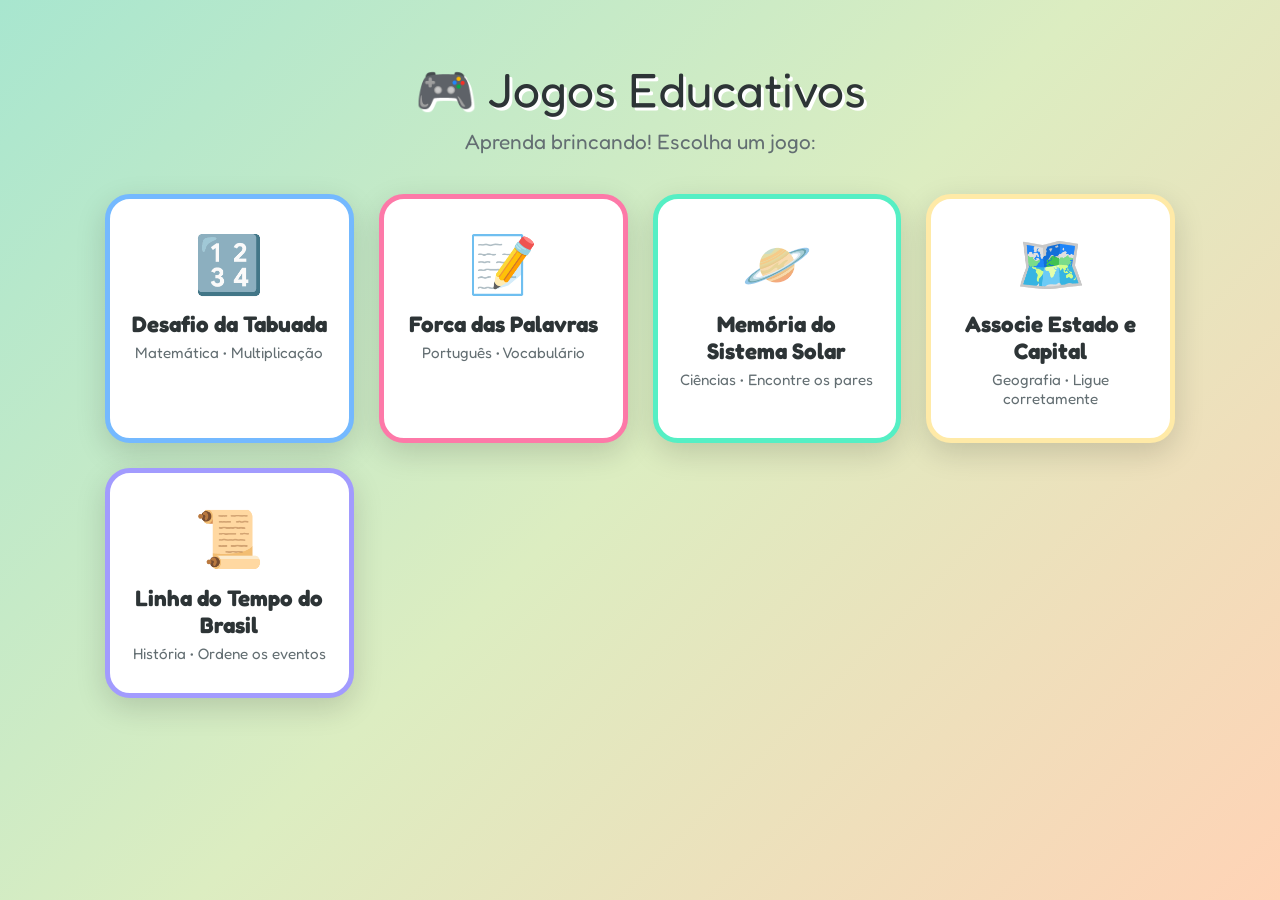
<file: index.html>
<!DOCTYPE html>
<html lang="pt-BR">
<head>
    <meta charset="UTF-8">
    <meta name="viewport" content="width=device-width, initial-scale=1.0">
    <title>Jogos Educativos - Página Inicial</title>
    <link rel="stylesheet" href="styles.css">
</head>
<body>
    <div class="home-page page-container">
        <div class="logo">🎮 Jogos Educativos</div>
        <p class="subtitle">Aprenda brincando! Escolha um jogo:</p>

        <div class="games-grid">
            <a href="matematica.html" class="game-card math">
                <div class="game-icon">🔢</div>
                <div class="game-title">Desafio da Tabuada</div>
                <div class="game-desc">Matemática • Multiplicação</div>
            </a>

            <a href="portugues.html" class="game-card port">
                <div class="game-icon">📝</div>
                <div class="game-title">Forca das Palavras</div>
                <div class="game-desc">Português • Vocabulário</div>
            </a>

            <a href="ciencias.html" class="game-card science">
                <div class="game-icon">🪐</div>
                <div class="game-title">Memória do Sistema Solar</div>
                <div class="game-desc">Ciências • Encontre os pares</div>
            </a>

            <a href="geografia.html" class="game-card geo">
                <div class="game-icon">🗺️</div>
                <div class="game-title">Associe Estado e Capital</div>
                <div class="game-desc">Geografia • Ligue corretamente</div>
            </a>

            <a href="historia.html" class="game-card hist">
                <div class="game-icon">📜</div>
                <div class="game-title">Linha do Tempo do Brasil</div>
                <div class="game-desc">História • Ordene os eventos</div>
            </a>
        </div>
    </div>
</body>
</html>
</file>
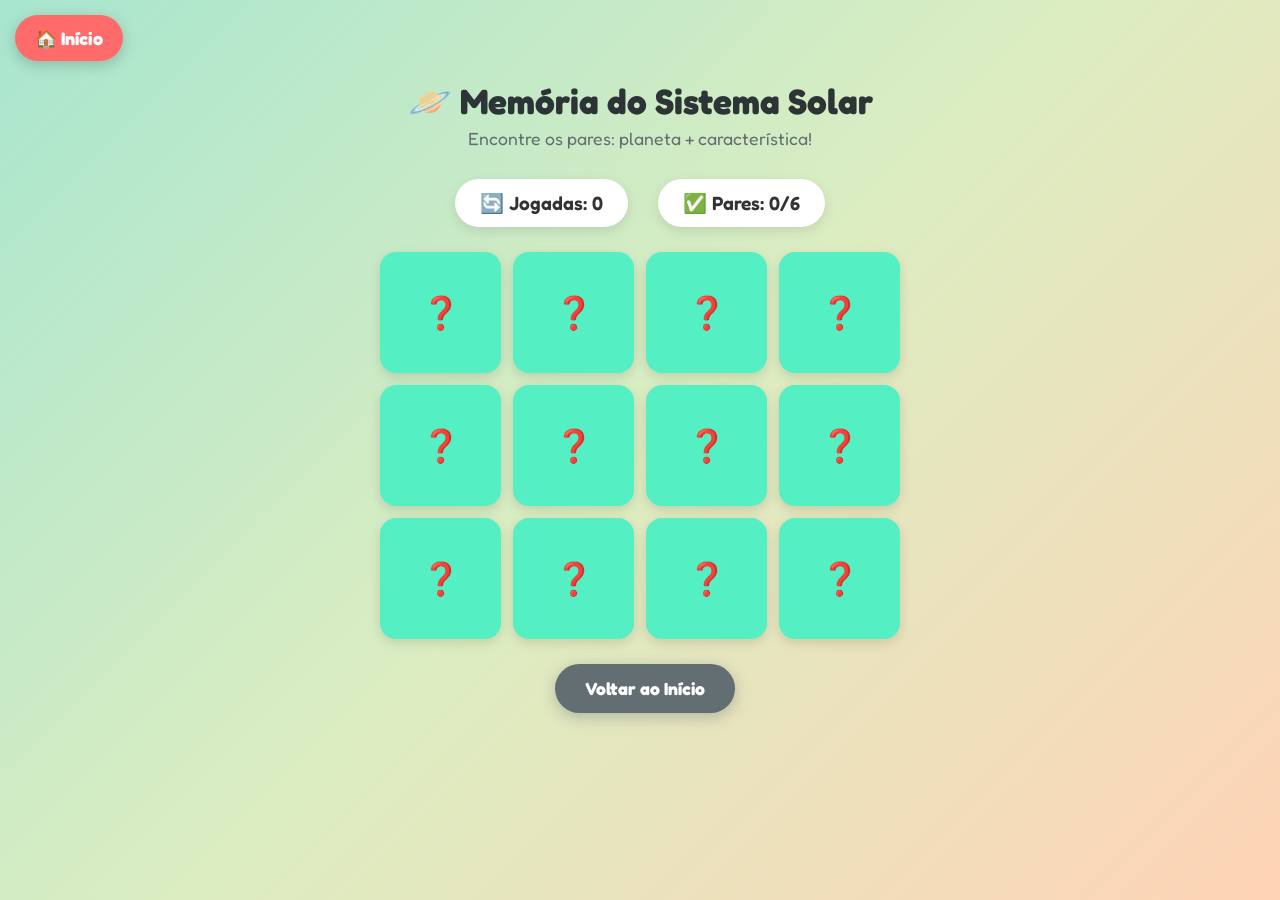
<file: ciencias (1).html>
<!DOCTYPE html>
<html lang="pt-BR">
<head>
    <meta charset="UTF-8">
    <meta name="viewport" content="width=device-width, initial-scale=1.0">
    <title>Memória do Sistema Solar - Ciências</title>
    <link rel="stylesheet" href="styles.css">
</head>
<body>
    <a href="index.html" id="btn-home">🏠 Início</a>

    <div class="page-container">
        <div class="game-header">
            <h1>🪐 Memória do Sistema Solar</h1>
            <p>Encontre os pares: planeta + característica!</p>
        </div>

        <div class="score-board">
            <div class="score-item">🔄 Jogadas: <span id="memory-moves">0</span></div>
            <div class="score-item">✅ Pares: <span id="memory-matched">0</span>/6</div>
        </div>

        <div class="memory-info" id="memory-feedback"></div>

        <div class="memory-board" id="memory-board">
            <!-- Cartas geradas pelo JS -->
        </div>

        <div style="text-align: center; margin-top: 20px;">
            <button class="btn btn-success" id="btn-memory-restart" onclick="startMemoryGame()" style="display:none;">Jogar Novamente</button>
            <a href="index.html" class="btn btn-secondary" style="margin-left: 10px;">Voltar ao Início</a>
        </div>
    </div>

    <script src="script.js"></script>
    <script>
        startMemoryGame();
    </script>
</body>
</html>
</file>
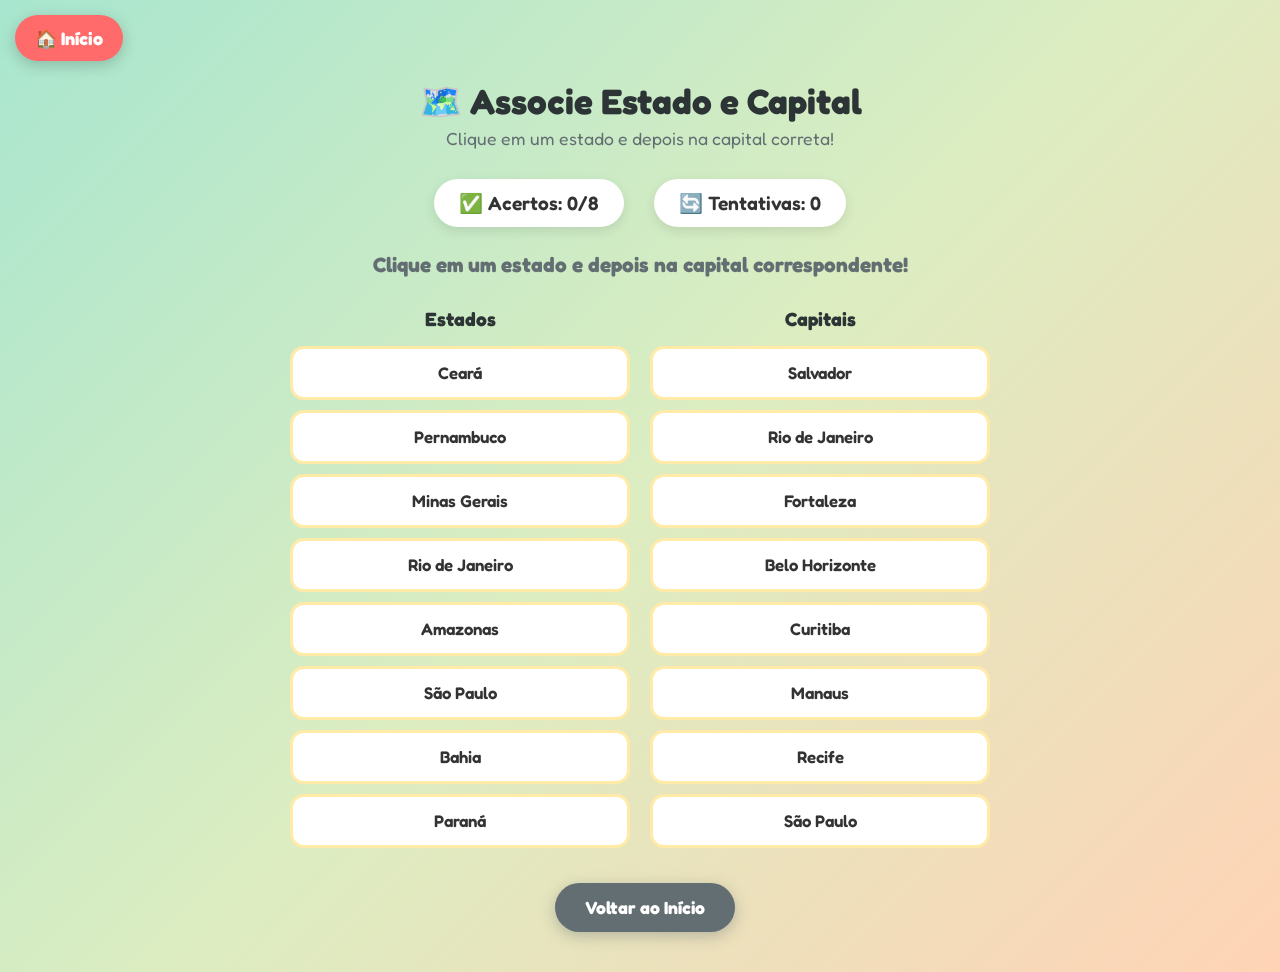
<file: geografia (1).html>
<!DOCTYPE html>
<html lang="pt-BR">
<head>
    <meta charset="UTF-8">
    <meta name="viewport" content="width=device-width, initial-scale=1.0">
    <title>Associe Estado e Capital - Geografia</title>
    <link rel="stylesheet" href="styles.css">
</head>
<body>
    <a href="index.html" id="btn-home">🏠 Início</a>

    <div class="page-container">
        <div class="game-header">
            <h1>🗺️ Associe Estado e Capital</h1>
            <p>Clique em um estado e depois na capital correta!</p>
        </div>

        <div class="score-board">
            <div class="score-item">✅ Acertos: <span id="geo-matched">0</span>/8</div>
            <div class="score-item">🔄 Tentativas: <span id="geo-attempts">0</span></div>
        </div>

        <div class="match-feedback" id="match-feedback">Clique em um estado e depois na capital correspondente!</div>

        <div class="match-container">
            <div id="states-column" class="match-column"></div>
            <div id="capitals-column" class="match-column"></div>
        </div>

        <div style="text-align: center; margin-top: 25px;">
            <button class="btn btn-success" id="btn-geo-restart" onclick="startGeoMatch()" style="display:none;">Jogar Novamente</button>
            <a href="index.html" class="btn btn-secondary" style="margin-left: 10px;">Voltar ao Início</a>
        </div>
    </div>

    <script src="script.js"></script>
    <script>
        startGeoMatch();
    </script>
</body>
</html>
</file>
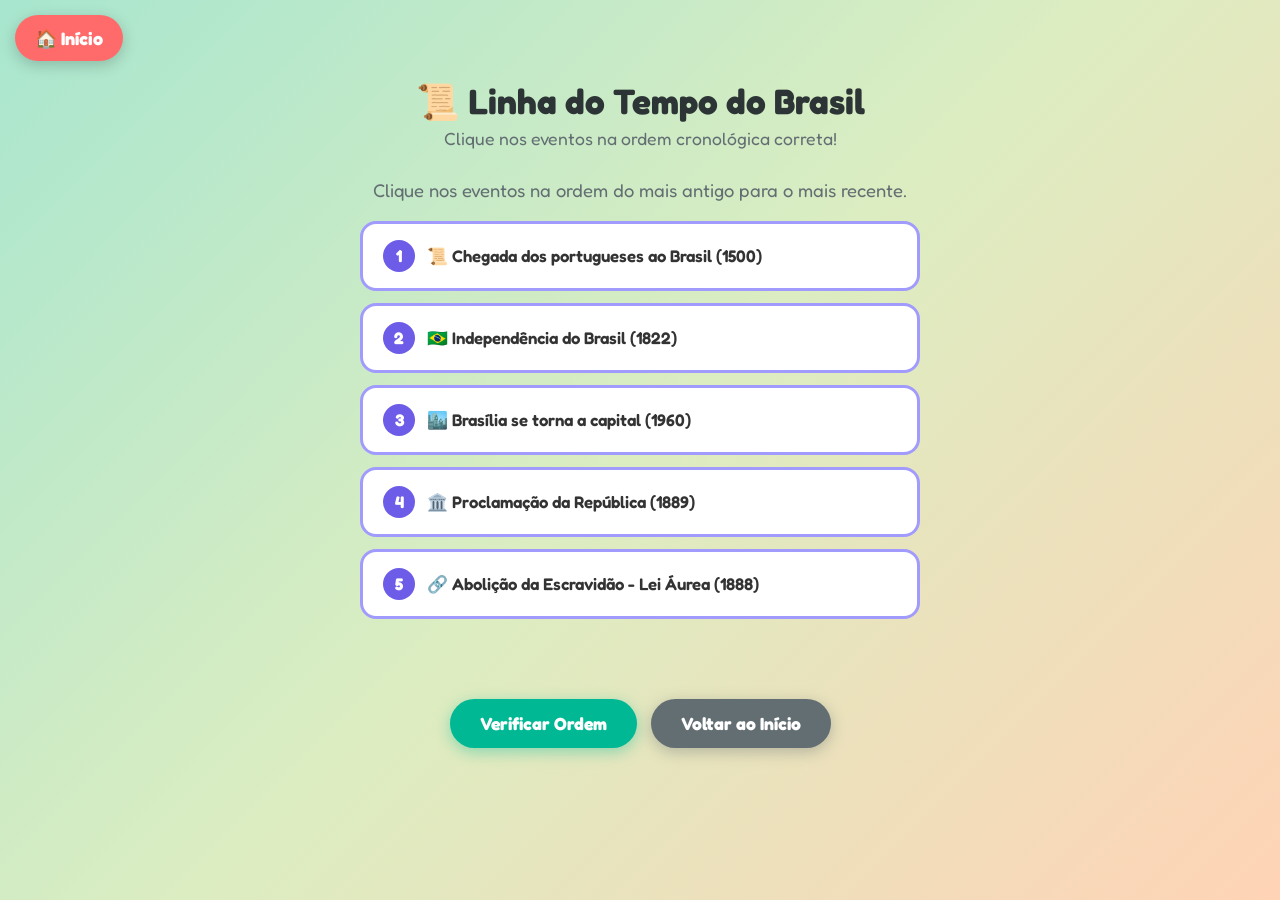
<file: historia (1).html>
<!DOCTYPE html>
<html lang="pt-BR">
<head>
    <meta charset="UTF-8">
    <meta name="viewport" content="width=device-width, initial-scale=1.0">
    <title>Linha do Tempo - História</title>
    <link rel="stylesheet" href="styles.css">
</head>
<body>
    <a href="index.html" id="btn-home">🏠 Início</a>

    <div class="page-container">
        <div class="game-header">
            <h1>📜 Linha do Tempo do Brasil</h1>
            <p>Clique nos eventos na ordem cronológica correta!</p>
        </div>

        <div class="timeline-container">
            <p class="timeline-instruction">Clique nos eventos na ordem do mais antigo para o mais recente.</p>

            <div class="timeline-events" id="timeline-events">
                <!-- Eventos gerados pelo JS -->
            </div>

            <div class="match-feedback" id="timeline-feedback"></div>

            <div class="timeline-actions">
                <button class="btn btn-success" id="btn-check-order" onclick="checkTimelineOrder()">Verificar Ordem</button>
                <button class="btn btn-success" id="btn-timeline-restart" onclick="startTimeline()" style="display:none; margin-left:10px;">Jogar Novamente</button>
                <a href="index.html" class="btn btn-secondary" style="margin-left: 10px;">Voltar ao Início</a>
            </div>
        </div>
    </div>

    <script src="script.js"></script>
    <script>
        startTimeline();
    </script>
</body>
</html>
</file>
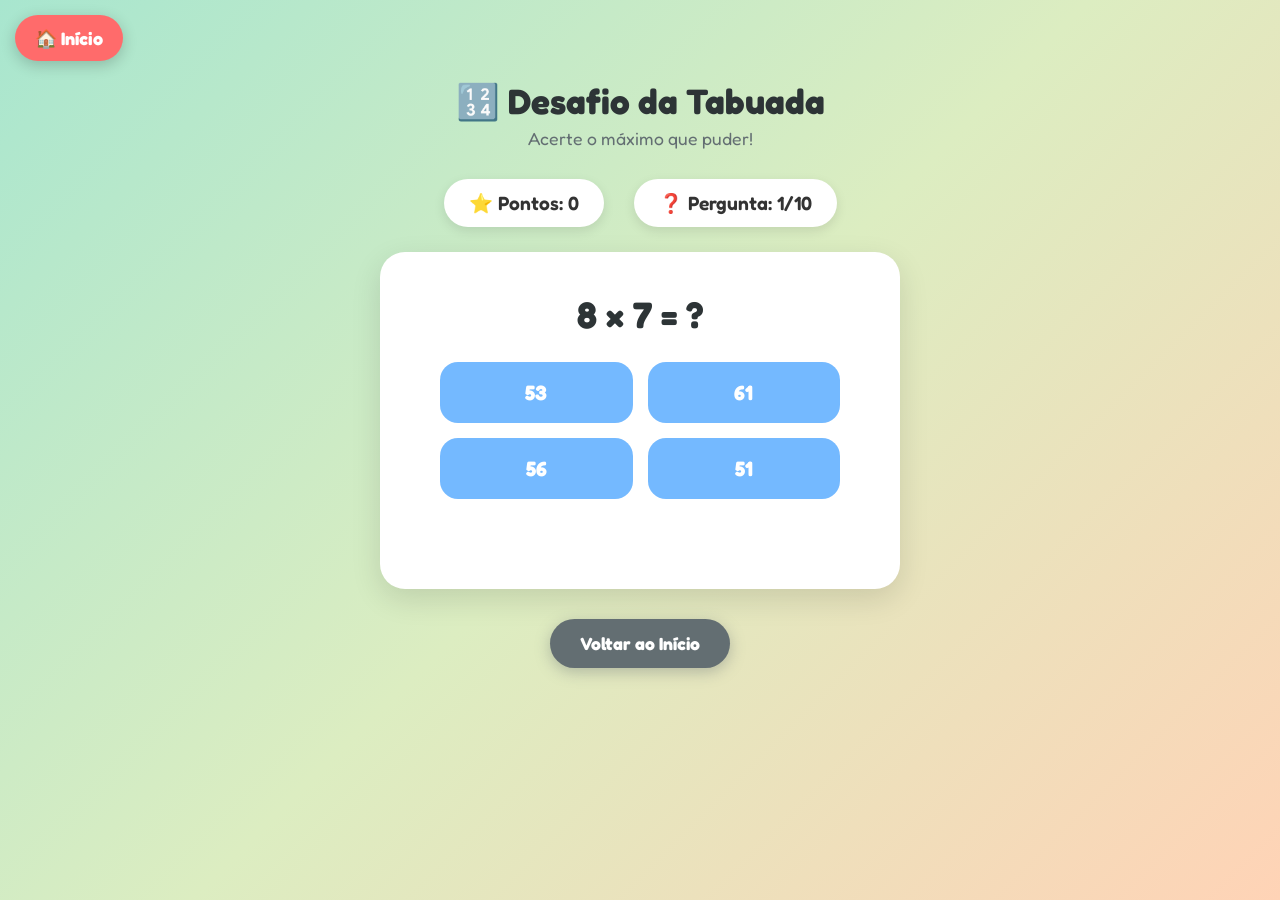
<file: matematica.html>
<!DOCTYPE html>
<html lang="pt-BR">
<head>
    <meta charset="UTF-8">
    <meta name="viewport" content="width=device-width, initial-scale=1.0">
    <title>Desafio da Tabuada - Matemática</title>
    <link rel="stylesheet" href="styles.css">
</head>
<body>
    <a href="index.html" id="btn-home">🏠 Início</a>

    <div class="page-container">
        <div class="game-header">
            <h1>🔢 Desafio da Tabuada</h1>
            <p>Acerte o máximo que puder!</p>
        </div>

        <div class="score-board">
            <div class="score-item">⭐ Pontos: <span id="math-score">0</span></div>
            <div class="score-item">❓ Pergunta: <span id="math-question-num">1</span>/10</div>
        </div>

        <div class="question-box" id="math-question-box">
            <div class="question-text" id="math-question">7 × 8 = ?</div>
            <div class="options-grid" id="math-options"></div>
            <div class="feedback" id="math-feedback"></div>
        </div>

        <div style="text-align: center;">
            <a href="index.html" class="btn btn-secondary">Voltar ao Início</a>
        </div>
    </div>

    <script src="script.js"></script>
    <script>
        // Inicia o jogo automaticamente ao carregar a página
        startMathGame();
    </script>
</body>
</html>
</file>
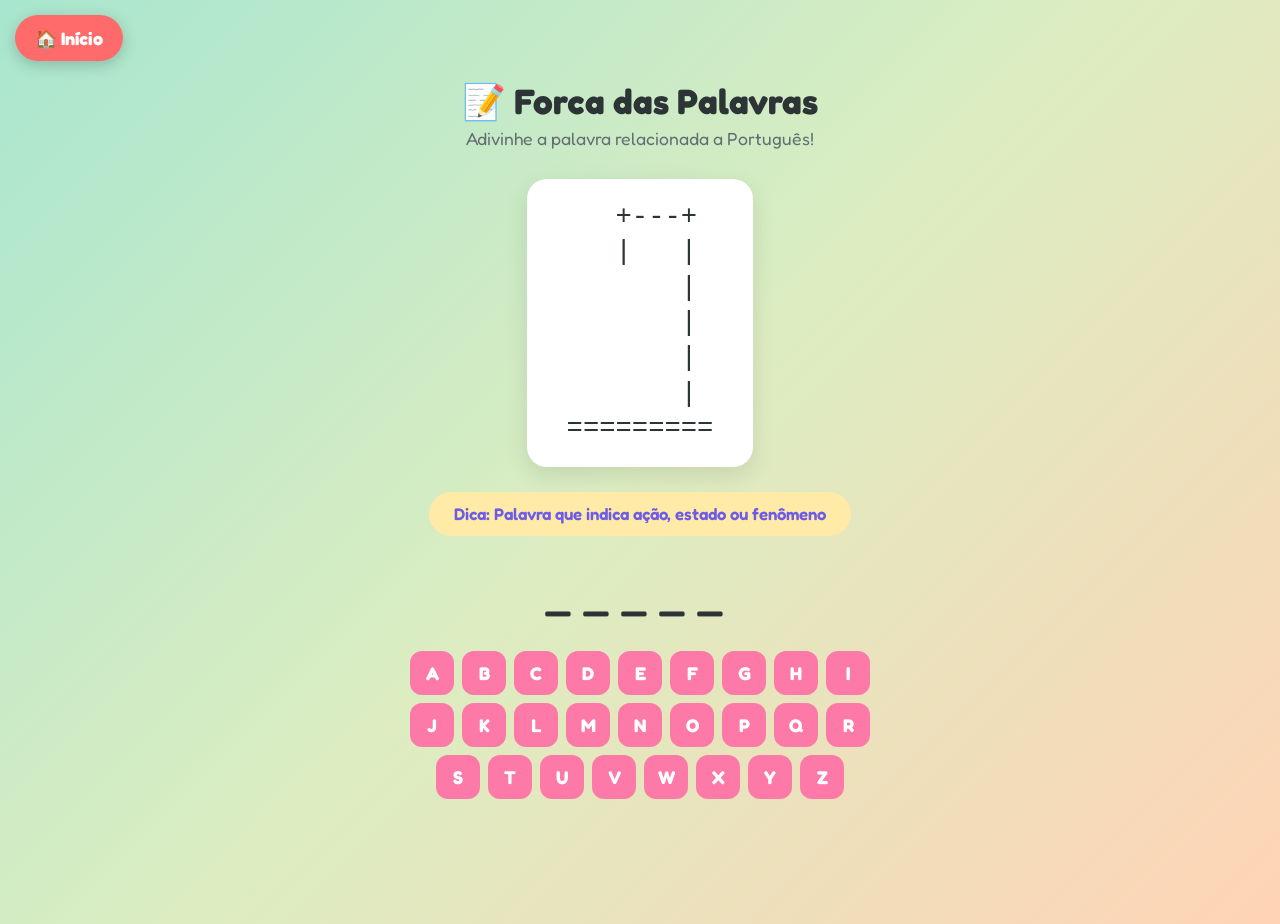
<file: portugues.html>
<!DOCTYPE html>
<html lang="pt-BR">
<head>
    <meta charset="UTF-8">
    <meta name="viewport" content="width=device-width, initial-scale=1.0">
    <title>Forca das Palavras - Português</title>
    <link rel="stylesheet" href="styles.css">
</head>
<body>
    <a href="index.html" id="btn-home">🏠 Início</a>

    <div class="page-container">
        <div class="game-header">
            <h1>📝 Forca das Palavras</h1>
            <p>Adivinhe a palavra relacionada a Português!</p>
        </div>

        <div class="hangman-container">
            <div class="hangman-drawing" id="hangman-drawing"></div>
            <div class="hint-box" id="hangman-hint">Dica: ...</div>
            <div class="word-display" id="hangman-word"></div>
            <div class="letters-grid" id="letters-grid"></div>
            <div class="hangman-message" id="hangman-message"></div>
            <br>
            <button class="btn btn-success" id="btn-new-hangman" onclick="startHangman()" style="display:none;">Jogar Novamente</button>
        </div>
    </div>

    <script src="script.js"></script>
    <script>
        startHangman();
    </script>
</body>
</html>
</file>
<file: styles.css>
@import url('https://fonts.googleapis.com/css2?family=Comic+Neue:wght@400;700&family=Fredoka:wght@400;600;700&display=swap');

* {
    margin: 0;
    padding: 0;
    box-sizing: border-box;
}

body {
    font-family: 'Fredoka', 'Comic Neue', cursive, sans-serif;
    background: linear-gradient(135deg, #a8e6cf 0%, #dcedc1 50%, #ffd3b6 100%);
    min-height: 100vh;
    color: #333;
    overflow-x: hidden;
}

/* Botão Home fixo */
#btn-home {
    position: fixed;
    top: 15px;
    left: 15px;
    z-index: 1000;
    background: #ff6b6b;
    color: white;
    border: none;
    border-radius: 50px;
    padding: 12px 20px;
    font-size: 18px;
    font-weight: 700;
    cursor: pointer;
    box-shadow: 0 4px 15px rgba(0,0,0,0.2);
    transition: all 0.3s ease;
    display: flex;
    align-items: center;
    gap: 8px;
    text-decoration: none;
}

#btn-home:hover {
    background: #ee5a5a;
    transform: scale(1.05);
}

#btn-home:active {
    transform: scale(0.95);
}

/* Container geral das páginas de jogo */
.page-container {
    min-height: 100vh;
    padding: 80px 20px 40px;
    animation: fadeIn 0.4s ease;
}

@keyframes fadeIn {
    from { opacity: 0; transform: translateY(10px); }
    to { opacity: 1; transform: translateY(0); }
}

/* ========== HOME ========== */
.home-page {
    text-align: center;
    padding-top: 60px;
}

.logo {
    font-size: 3rem;
    color: #2d3436;
    margin-bottom: 10px;
    text-shadow: 3px 3px 0 #fff;
}

.subtitle {
    font-size: 1.3rem;
    color: #636e72;
    margin-bottom: 40px;
}

.games-grid {
    display: grid;
    grid-template-columns: repeat(auto-fit, minmax(240px, 1fr));
    gap: 25px;
    max-width: 1100px;
    margin: 0 auto;
    padding: 0 15px;
}

.game-card {
    background: white;
    border-radius: 25px;
    padding: 30px 20px;
    box-shadow: 0 10px 30px rgba(0,0,0,0.15);
    cursor: pointer;
    transition: all 0.3s ease;
    border: 5px solid transparent;
    text-decoration: none;
    color: inherit;
    display: block;
}

.game-card:hover {
    transform: translateY(-10px) scale(1.03);
    box-shadow: 0 15px 40px rgba(0,0,0,0.2);
}

.game-card.math { border-color: #74b9ff; }
.game-card.math:hover { background: #e3f2fd; }

.game-card.port { border-color: #fd79a8; }
.game-card.port:hover { background: #fce4ec; }

.game-card.science { border-color: #55efc4; }
.game-card.science:hover { background: #e0f7f0; }

.game-card.geo { border-color: #ffeaa7; }
.game-card.geo:hover { background: #fff8e1; }

.game-card.hist { border-color: #a29bfe; }
.game-card.hist:hover { background: #ede7f6; }

.game-icon {
    font-size: 3.5rem;
    margin-bottom: 12px;
}

.game-title {
    font-size: 1.4rem;
    font-weight: 700;
    margin-bottom: 6px;
    color: #2d3436;
}

.game-desc {
    font-size: 0.95rem;
    color: #636e72;
}

/* ========== GERAL DOS JOGOS ========== */
.game-header {
    text-align: center;
    margin-bottom: 30px;
}

.game-header h1 {
    font-size: 2.2rem;
    color: #2d3436;
    margin-bottom: 5px;
}

.game-header p {
    color: #636e72;
    font-size: 1.1rem;
}

.score-board {
    display: flex;
    justify-content: center;
    gap: 30px;
    margin-bottom: 25px;
    flex-wrap: wrap;
}

.score-item {
    background: white;
    padding: 12px 25px;
    border-radius: 50px;
    font-size: 1.2rem;
    font-weight: 600;
    box-shadow: 0 4px 12px rgba(0,0,0,0.1);
}

.btn {
    background: #6c5ce7;
    color: white;
    border: none;
    border-radius: 50px;
    padding: 14px 30px;
    font-size: 1.1rem;
    font-weight: 700;
    cursor: pointer;
    transition: all 0.2s;
    font-family: inherit;
    box-shadow: 0 4px 15px rgba(108, 92, 231, 0.4);
    text-decoration: none;
    display: inline-block;
}

.btn:hover {
    transform: scale(1.05);
    background: #5a4bd1;
}

.btn:active {
    transform: scale(0.97);
}

.btn-success {
    background: #00b894;
    box-shadow: 0 4px 15px rgba(0, 184, 148, 0.4);
}
.btn-success:hover {
    background: #00a884;
}

.btn-secondary {
    background: #636e72;
    box-shadow: 0 4px 15px rgba(99, 110, 114, 0.4);
}
.btn-secondary:hover {
    background: #4a5568;
}

/* ========== QUIZ COMUM (Math, Science, Geo, Hist) ========== */
.question-box {
    background: white;
    border-radius: 25px;
    padding: 40px 30px;
    max-width: 520px;
    margin: 0 auto 30px;
    box-shadow: 0 10px 30px rgba(0,0,0,0.12);
    text-align: center;
}

.question-text {
    font-size: 2.3rem;
    font-weight: 700;
    color: #2d3436;
    margin-bottom: 25px;
}

.options-grid {
    display: grid;
    grid-template-columns: 1fr 1fr;
    gap: 15px;
    max-width: 400px;
    margin: 0 auto;
}

.option-btn {
    background: #74b9ff;
    color: white;
    border: none;
    border-radius: 18px;
    padding: 18px;
    font-size: 1.3rem;
    font-weight: 700;
    cursor: pointer;
    transition: all 0.2s;
    font-family: inherit;
}

.option-btn:hover {
    background: #0984e3;
    transform: scale(1.05);
}

.option-btn.correct {
    background: #00b894 !important;
}

.option-btn.wrong {
    background: #e17055 !important;
}

.feedback {
    margin-top: 20px;
    font-size: 1.3rem;
    font-weight: 600;
    min-height: 30px;
}

.feedback.correct { color: #00b894; }
.feedback.wrong { color: #e17055; }

/* Opções em coluna (para perguntas longas) */
.science-options,
.geo-options,
.hist-options {
    display: flex;
    flex-direction: column;
    gap: 12px;
    max-width: 420px;
    margin: 0 auto;
}

.science-option,
.geo-option,
.hist-option {
    background: #55efc4;
    color: #2d3436;
    border: none;
    border-radius: 18px;
    padding: 16px 20px;
    font-size: 1.1rem;
    font-weight: 600;
    cursor: pointer;
    transition: all 0.2s;
    font-family: inherit;
    text-align: left;
}

.science-option:hover,
.geo-option:hover,
.hist-option:hover {
    background: #00b894;
    color: white;
    transform: scale(1.03);
}

.science-option.correct,
.geo-option.correct,
.hist-option.correct {
    background: #00b894 !important;
    color: white !important;
}

.science-option.wrong,
.geo-option.wrong,
.hist-option.wrong {
    background: #e17055 !important;
    color: white !important;
}

.planet-emoji,
.geo-emoji,
.hist-emoji {
    font-size: 4.5rem;
    margin-bottom: 15px;
}

/* ========== FORCA (Português) ========== */
.hangman-container {
    max-width: 600px;
    margin: 0 auto;
    text-align: center;
}

.hangman-drawing {
    font-size: 1.7rem;
    line-height: 1.3;
    font-family: monospace;
    background: white;
    display: inline-block;
    padding: 20px 40px;
    border-radius: 20px;
    margin-bottom: 25px;
    box-shadow: 0 8px 25px rgba(0,0,0,0.1);
    white-space: pre;
    color: #2d3436;
}

.word-display {
    font-size: 2.1rem;
    letter-spacing: 12px;
    font-weight: 700;
    margin: 20px 0;
    color: #2d3436;
    min-height: 50px;
}

.hint-box {
    background: #ffeaa7;
    padding: 12px 25px;
    border-radius: 50px;
    display: inline-block;
    margin-bottom: 20px;
    font-size: 1.05rem;
    color: #6c5ce7;
    font-weight: 600;
}

.letters-grid {
    display: flex;
    flex-wrap: wrap;
    justify-content: center;
    gap: 8px;
    max-width: 500px;
    margin: 25px auto;
}

.letter-btn {
    width: 44px;
    height: 44px;
    border: none;
    border-radius: 12px;
    background: #fd79a8;
    color: white;
    font-size: 1.15rem;
    font-weight: 700;
    cursor: pointer;
    transition: all 0.2s;
    font-family: inherit;
}

.letter-btn:hover:not(:disabled) {
    background: #e84393;
    transform: scale(1.1);
}

.letter-btn:disabled {
    opacity: 0.4;
    cursor: not-allowed;
}

.letter-btn.used-correct {
    background: #00b894;
}

.letter-btn.used-wrong {
    background: #b2bec3;
}

.hangman-message {
    font-size: 1.4rem;
    font-weight: 700;
    margin-top: 20px;
    min-height: 40px;
}

/* Resultado final */
.final-screen {
    text-align: center;
    background: white;
    border-radius: 25px;
    padding: 40px 30px;
    max-width: 450px;
    margin: 30px auto;
    box-shadow: 0 10px 30px rgba(0,0,0,0.15);
}

.final-screen h2 {
    font-size: 1.8rem;
    margin-bottom: 15px;
}

.final-score {
    font-size: 3rem;
    font-weight: 700;
    color: #6c5ce7;
    margin: 20px 0;
}

/* ========== MEMÓRIA (Ciências) ========== */
.memory-board {
    display: grid;
    grid-template-columns: repeat(4, 1fr);
    gap: 12px;
    max-width: 520px;
    margin: 0 auto 25px;
}

.memory-card {
    aspect-ratio: 1;
    background: #55efc4;
    border-radius: 16px;
    display: flex;
    align-items: center;
    justify-content: center;
    font-size: 1.1rem;
    font-weight: 700;
    cursor: pointer;
    transition: all 0.3s ease;
    box-shadow: 0 4px 12px rgba(0,0,0,0.12);
    user-select: none;
    text-align: center;
    padding: 8px;
    color: #2d3436;
    position: relative;
    transform-style: preserve-3d;
}

.memory-card.flipped,
.memory-card.matched {
    background: white;
    border: 3px solid #00b894;
    cursor: default;
}

.memory-card.matched {
    background: #d4edda;
    border-color: #00b894;
    opacity: 0.85;
}

.memory-card .card-back {
    font-size: 2rem;
}

.memory-card .card-front {
    display: none;
    font-size: 0.95rem;
    line-height: 1.3;
}

.memory-card.flipped .card-back,
.memory-card.matched .card-back {
    display: none;
}

.memory-card.flipped .card-front,
.memory-card.matched .card-front {
    display: block;
}

.memory-info {
    text-align: center;
    margin-bottom: 20px;
    font-size: 1.15rem;
    font-weight: 600;
}

/* ========== ASSOCIAÇÃO (Geografia) ========== */
.match-container {
    max-width: 700px;
    margin: 0 auto;
    display: grid;
    grid-template-columns: 1fr 1fr;
    gap: 20px;
}

.match-column h3 {
    text-align: center;
    margin-bottom: 15px;
    color: #2d3436;
    font-size: 1.2rem;
}

.match-item {
    background: white;
    border: 3px solid #ffeaa7;
    border-radius: 14px;
    padding: 14px 16px;
    margin-bottom: 10px;
    cursor: pointer;
    font-weight: 600;
    font-size: 1.05rem;
    transition: all 0.2s;
    text-align: center;
}

.match-item:hover {
    transform: scale(1.03);
    border-color: #fdcb6e;
}

.match-item.selected {
    background: #fdcb6e;
    border-color: #e17055;
    color: #2d3436;
}

.match-item.matched {
    background: #d4edda;
    border-color: #00b894;
    opacity: 0.7;
    cursor: default;
    pointer-events: none;
}

.match-item.wrong-temp {
    background: #f8d7da;
    border-color: #e17055;
}

.match-feedback {
    text-align: center;
    font-size: 1.3rem;
    font-weight: 700;
    margin: 20px 0;
    min-height: 35px;
}

/* ========== LINHA DO TEMPO (História) ========== */
.timeline-container {
    max-width: 560px;
    margin: 0 auto;
}

.timeline-instruction {
    text-align: center;
    margin-bottom: 20px;
    font-size: 1.15rem;
    color: #636e72;
}

.timeline-events {
    display: flex;
    flex-direction: column;
    gap: 12px;
    margin-bottom: 25px;
}

.timeline-event {
    background: white;
    border: 3px solid #a29bfe;
    border-radius: 16px;
    padding: 16px 20px;
    cursor: pointer;
    font-weight: 600;
    font-size: 1.05rem;
    transition: all 0.2s;
    display: flex;
    align-items: center;
    gap: 12px;
}

.timeline-event:hover {
    transform: scale(1.02);
    border-color: #6c5ce7;
}

.timeline-event.selected {
    background: #a29bfe;
    color: white;
    border-color: #6c5ce7;
}

.timeline-event.correct-pos {
    background: #d4edda;
    border-color: #00b894;
    pointer-events: none;
}

.timeline-event .order-num {
    background: #6c5ce7;
    color: white;
    width: 32px;
    height: 32px;
    border-radius: 50%;
    display: flex;
    align-items: center;
    justify-content: center;
    font-weight: 700;
    flex-shrink: 0;
}

.timeline-event.selected .order-num {
    background: white;
    color: #6c5ce7;
}

.timeline-event.correct-pos .order-num {
    background: #00b894;
}

.timeline-actions {
    text-align: center;
    margin-top: 15px;
}

/* Responsivo */
@media (max-width: 600px) {
    .logo { font-size: 2.2rem; }
    .question-text { font-size: 1.8rem; }
    .options-grid { grid-template-columns: 1fr; }
    .letter-btn { width: 38px; height: 38px; font-size: 1rem; }
    .word-display { font-size: 1.5rem; letter-spacing: 8px; }
    .game-header h1 { font-size: 1.8rem; }
    .memory-board { grid-template-columns: repeat(3, 1fr); gap: 8px; }
    .match-container { grid-template-columns: 1fr; }
}
</file>
